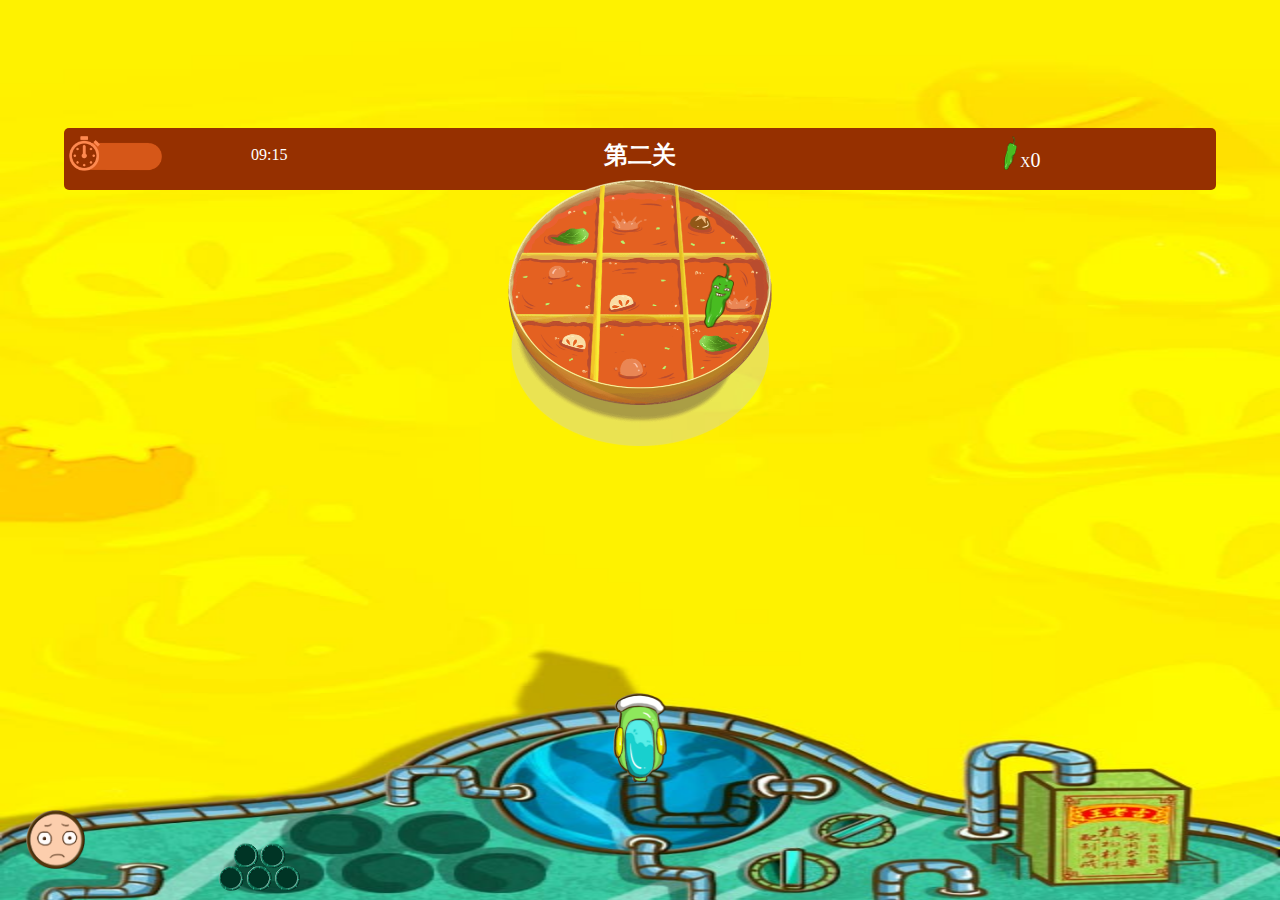
<file: wlj-front-v1/game-2.html>
<!DOCTYPE html>
<html>
	<head>
		<meta charset="utf-8">
		<meta content="width=device-width, initial-scale=1, maximum-scale=1, user-scalable=no" name="viewport">	
		<title>王老吉</title>
		<link href="css/index.css" rel="stylesheet" type="text/css"></link>	
	</head>
	<body>
		<section id="bg-1">
			<article id="game-info">
				<ul class="info">
				<li class="count-date"><i id="date">09</i>:<i id="s">59</i></span>
				<li class="levels">第二关</span>
				<li class="res-num"><img src="img/res-ico-2.png" height="34" class="ve-bottom">X<i id="count-num">0</i></span>
				</ul>
			</article>
		<div id="touch">
		<ul>
			<li>
				<img src="img/res-5.png" class="img-ico-1 img-1"/>
				<img src="img/res-2.png" class="choose-img">
			</li>
			<li>
				<img src="img/res-5.png"   class="img-ico-1 img-2"/>
				<img src="img/res-2.png" class="choose-img">
			</li>
			<li>
				<img src="img/res-5.png"  class="img-ico-1 img-3"/>
				<img src="img/res-2.png" class="choose-img" >
			</li>
			<li>
				<img src="img/res-5.png"  class="img-ico-1 img-4"/>
				<img src="img/res-2.png" class="choose-img">
			</li>
			<li>
				<img src="img/res-5.png"  class="img-ico-1 img-4"/>
				<img src="img/res-2.png" class="choose-img">
			</li>
			<li>
				<img src="img/res-5.png"  class="img-ico-1 img-4"/>
				<img src="img/res-2.png" class="choose-img">
			</li>
			<li>
				<img src="img/res-5.png"  class="img-ico-1 img-5"/>
				<img src="img/res-2.png" class="choose-img">
			</li>
			<li>
				<img src="img/res-5.png"  class="img-ico-1 img-5"/>
				<img src="img/res-2.png" class="choose-img">
			</li>
			<li>
				<img src="img/res-5.png"  class="img-ico-1 img-6"/>	
				<img src="img/res-2.png" class="choose-img">
			</li>
			</ul>	
		</div>
		</section>
		<section id="look"><img src="img/look-1.png" width="60"></section>
		<section id="water-syringe"></section>
		<section id="error-seed">
			<ul>
				<li class="ad-1 game-2"></li>
				<li class="game-2"></li>
				<li class="game-2"></li>
				<li class="ad-2 game-2"></li>
				<li class="game-2"></li>
			</ul>
		</section>
		<!-- 弹窗 -->
		<div id="mask"></div>
		<article class="pop-tip" id="game-success">
			<h2 class="pop-title">恭喜你</h2>
			<p>使用绿盒王老吉成功灭火!</p>
			<p><img src="img/game-people-1.png" height="80"></p>
			<p>阿吉温馨提示:</p>
			<h4>第三关的辣椒会出现得更快!</h4>
			<p><a href="game-3.html" class="display-block btn-1">进入第三关</a></p>
		</article>
		<article class="pop-tip" id="game-lose">
			<h2 class="pop-title">很遗憾</h2>
			<p>通关失败!</p>
			<p><img src="img/game-people-2.png" width="100"></p>
			<div class="opear-btn">
				<a href="###" class="btn-2" id="again">在玩一次</a>
				<a href="index.html" class="btn-2" id="go-home">返回主页</a>
			</div>		
			<a href="###" class="display-block btn-3" id="call">
				<span class="display-block span-ad">叫上小伙伴一起来灭火</span>
			</a>
		</article>
		<section id="share">
			<div class="share-bar"></div>
			<article class="pop-tip add-border">
			<h2 class="pop-title">召唤小伙伴一起</h2>
			<p>一起来灭火吧!</p>
			<p><img src="img/game-people-1.png" height="80"></p>
		</article>
		</section>
		<script src="js/jquery-2.1.4.min.js"></script>
		<script src="js/game-2.js"></script>
	</body>
</html>
</file>
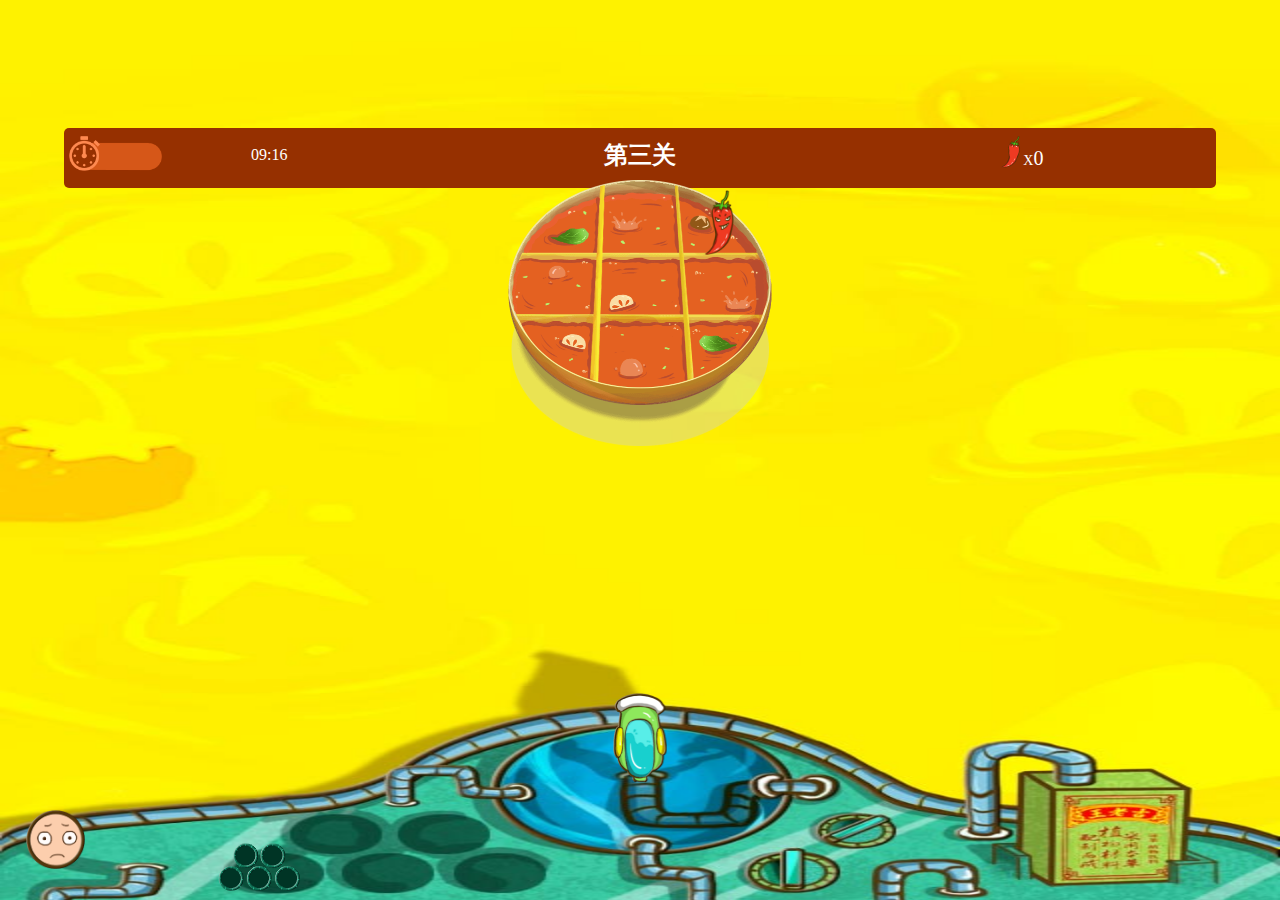
<file: wlj-front-v1/game-3.html>
<!DOCTYPE html>
<html>
	<head>
		<meta charset="utf-8">
		<meta content="width=device-width, initial-scale=1, maximum-scale=1, user-scalable=no" name="viewport">	
		<title>王老吉</title>
		<link href="css/index.css" rel="stylesheet" type="text/css"></link>	
	</head>
	<body>
		<section id="bg-1">
			<article id="game-info">
				<ul class="info">
				<li class="count-date"><i id="date">09</i>:<i id="s">59</i></span>
				<li class="levels">第三关</span>
				<li class="res-num"><img src="img/res-ico-3.png" height="32" class="ve-bottom">X<i id="count-num">0</i></span>
				</ul>
			</article>
		<div id="touch">
		<ul>
			<li>
				<img src="img/res-6.png" class="img-ico-2 img-1"/>
				<img src="img/res-2.png" class="choose-img">
			</li>
			<li>
				<img src="img/res-6.png"   class="img-ico-2 img-2"/>
				<img src="img/res-2.png" class="choose-img">
			</li>
			<li>
				<img src="img/res-6.png"  class="img-ico-2 img-3"/>
				<img src="img/res-2.png" class="choose-img" >
			</li>
			<li>
				<img src="img/res-6.png"  class="img-ico-2 img-4"/>
				<img src="img/res-2.png" class="choose-img">
			</li>
			<li>
				<img src="img/res-6.png"  class="img-ico-2 img-4"/>
				<img src="img/res-2.png" class="choose-img">
			</li>
			<li>
				<img src="img/res-6.png"  class="img-ico-2 img-4"/>
				<img src="img/res-2.png" class="choose-img">
			</li>
			<li>
				<img src="img/res-6.png"  class="img-ico-2 img-5"/>
				<img src="img/res-2.png" class="choose-img">
			</li>
			<li>
				<img src="img/res-6.png"  class="img-ico-2 img-5"/>
				<img src="img/res-2.png" class="choose-img">
			</li>
			<li>
				<img src="img/res-6.png"  class="img-ico-2 img-6"/>	
				<img src="img/res-2.png" class="choose-img">
			</li>
			</ul>	
		</div>
		</section>
		<section id="look"><img src="img/look-1.png" width="60"></section>
		<section id="water-syringe"></section>
		<section id="error-seed">
			<ul>
				<li class="ad-1 game-3"></li>
				<li class="game-3"></li>
				<li class="game-3"></li>
				<li class="ad-2 game-3"></li>
				<li class="game-3"></li>
			</ul>
		</section>
		<!-- 弹窗 -->
		<div id="mask"></div>
		<article class="pop-tip" id="game-success">
			<h2 class="pop-title">恭喜你</h2>
			<p>使用绿盒王老吉成功灭火!</p>
			<p><img src="img/game-people-3.png" height="103"></p>
			<div class="opear-btn">
				<a href="###" class="btn-2 again" >在玩一次</a>
				<a href="turntable.html" class="btn-2" id="go-home">马上抽奖</a>
			</div>	
			<a href="###" class="display-block btn-3" id="call-success">
				<span class="display-block span-ad">叫上小伙伴一起来灭火</span>
				<span class="font-12">(分享后可以增加一次游戏机会)</span>
			</a>
		</article>
		<article class="pop-tip" id="game-lose">
			<h2 class="pop-title">很遗憾</h2>
			<p>通关失败!</p>
			<p><img src="img/game-people-2.png" width="100"></p>
			<div class="opear-btn">
				<a href="###" class="btn-2 again" >在玩一次</a>
				<a href="index.html" class="btn-2" id="go-home">返回主页</a>
			</div>		
			<a href="###" class="display-block btn-3" id="call">
				<span class="display-block span-ad">叫上小伙伴一起来灭火</span>
			</a>
		</article>
		<section id="share">
			<div class="share-bar"></div>
			<article class="pop-tip add-border">
			<h2 class="pop-title">召唤小伙伴一起</h2>
			<p>一起来灭火吧!</p>
			<p><img src="img/game-people-1.png" height="80"></p>
		</article>
		</section>
		<script src="js/jquery-2.1.4.min.js"></script>
		<script src="js/game-3.js"></script>
	</body>
</html>
</file>
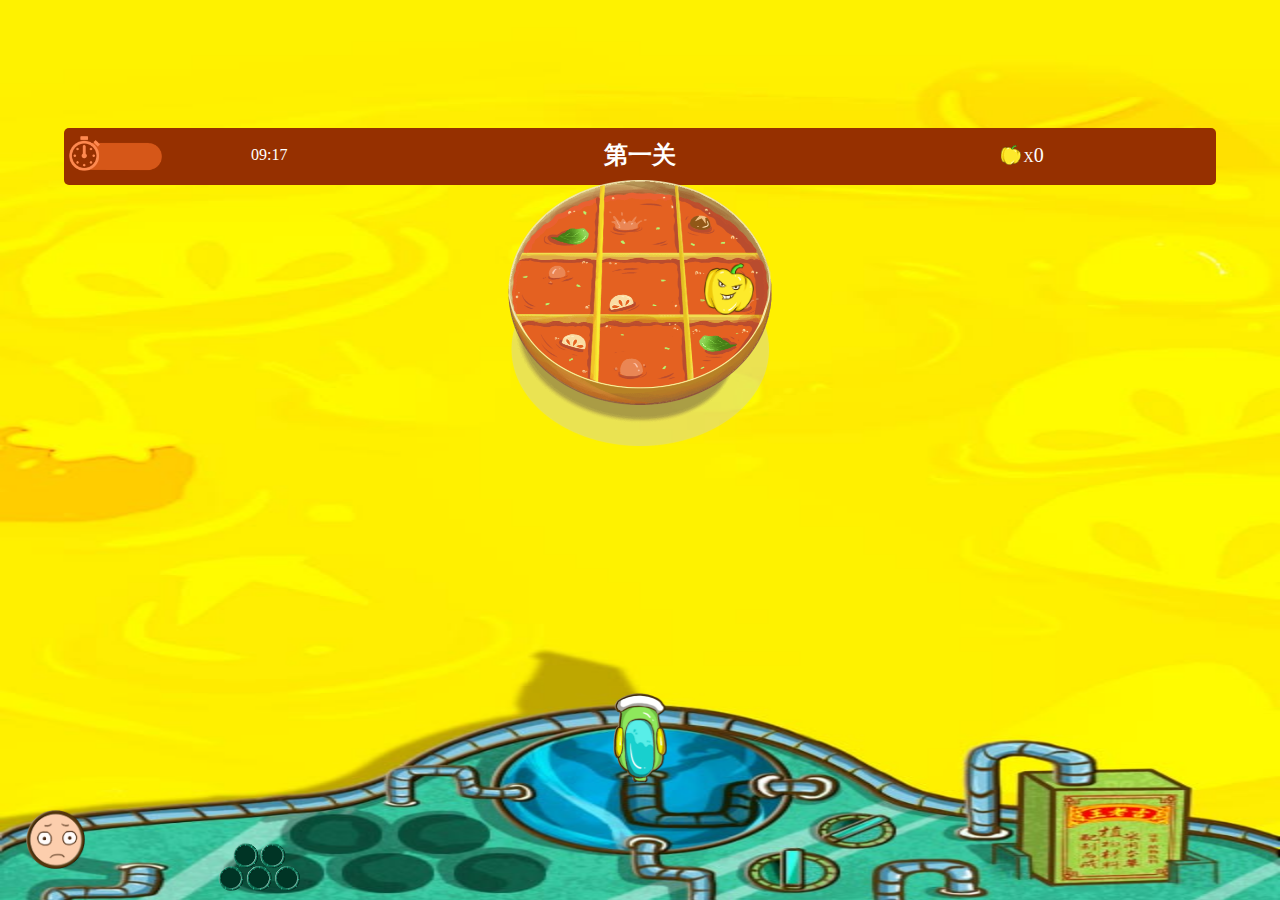
<file: wlj-front-v1/game.html>
<!DOCTYPE html>
<html>
	<head>
		<meta charset="utf-8">
		<meta content="width=device-width, initial-scale=1, maximum-scale=1, user-scalable=no" name="viewport">	
		<title>王老吉</title>
		<link href="css/index.css" rel="stylesheet" type="text/css"></link>	
	</head>
	<body>
		<section id="bg-1">
			<article id="game-info">
				<ul class="info">
				<li class="count-date"><i id="date">09</i>:<i id="s">59</i></li>
				<li class="levels">第一关</li>
				<li class="res-num"><img src="img/res-ico-1.png" width="20" class="ve-bottom">X<i id="count-num">0</i></li>
				</ul>
			</article>
		<div id="touch">
		<ul>
			<li>
				<img src="img/res-1.png" class="img img-1"/>
				<img src="img/res-2.png" class="choose-img">
			</li>
			<li>
				<img src="img/res-1.png"   class="img img-2"/>
				<img src="img/res-2.png" class="choose-img">
			</li>
			<li>
				<img src="img/res-1.png"  class="img img-3"/>
				<img src="img/res-2.png" class="choose-img" >
			</li>
			<li>
				<img src="img/res-1.png"  class="img img-4"/>
				<img src="img/res-2.png" class="choose-img">
			</li>
			<li>
				<img src="img/res-1.png"  class="img img-4"/>
				<img src="img/res-2.png" class="choose-img">
			</li>
			<li>
				<img src="img/res-1.png"  class="img img-4"/>
				<img src="img/res-2.png" class="choose-img">
			</li>
			<li>
				<img src="img/res-1.png"  class="img img-5"/>
				<img src="img/res-2.png" class="choose-img">
			</li>
			<li>
				<img src="img/res-1.png"  class="img img-5"/>
				<img src="img/res-2.png" class="choose-img">
			</li>
			<li>
				<img src="img/res-1.png"  class="img img-6"/>	
				<img src="img/res-2.png" class="choose-img">
			</li>
			</ul>	
		</div>
		</section>
		<section id="look"><img src="img/look-1.png" width="60"></section>
		<section id="water-syringe"></section>
		<section id="error-seed">
			<ul>
				<li class="res-li"></li>
				<li></li>
				<li ></li>
				<li class="res-li-2"></li>
				<li></li>
			</ul>
		</section>
		<!-- 弹窗 -->
		<div id="mask"></div>
		<article class="pop-tip" id="game-success">
			<h2 class="pop-title">恭喜你</h2>
			<p>使用绿盒王老吉成功灭火!</p>
			<p><img src="img/game-people-1.png" height="80"></p>
			<p>阿吉温馨提示:</p>
			<h4>第二关的辣椒会出现得更快!</h4>
			<p><a href="game-2.html" class="display-block btn-1">进入第二关</a></p>
		</article>
		<article class="pop-tip" id="game-lose">
			<h2 class="pop-title">很遗憾</h2>
			<p>通关失败!</p>
			<p><img src="img/game-people-2.png" width="100"></p>
			<div class="opear-btn">
				<a href="###" class="btn-2" id="again">在玩一次</a>
				<a href="index.html" class="btn-2" id="go-home">返回主页</a>
			</div>		
			<a href="###" class="display-block btn-3" id="call">
				<span class="display-block span-ad">叫上小伙伴一起来灭火</span>
			</a>
		</article>
		<section id="share">
			<div class="share-bar"></div>
			<article class="pop-tip add-border">
			<h2 class="pop-title">召唤小伙伴一起</h2>
			<p>一起来灭火吧!</p>
			<p><img src="img/game-people-1.png" height="80"></p>
		</article>
		</section>
		<script src="js/jquery-2.1.4.min.js"></script>
		<script src="js/game.js"></script>
	</body>
</html>
</file>
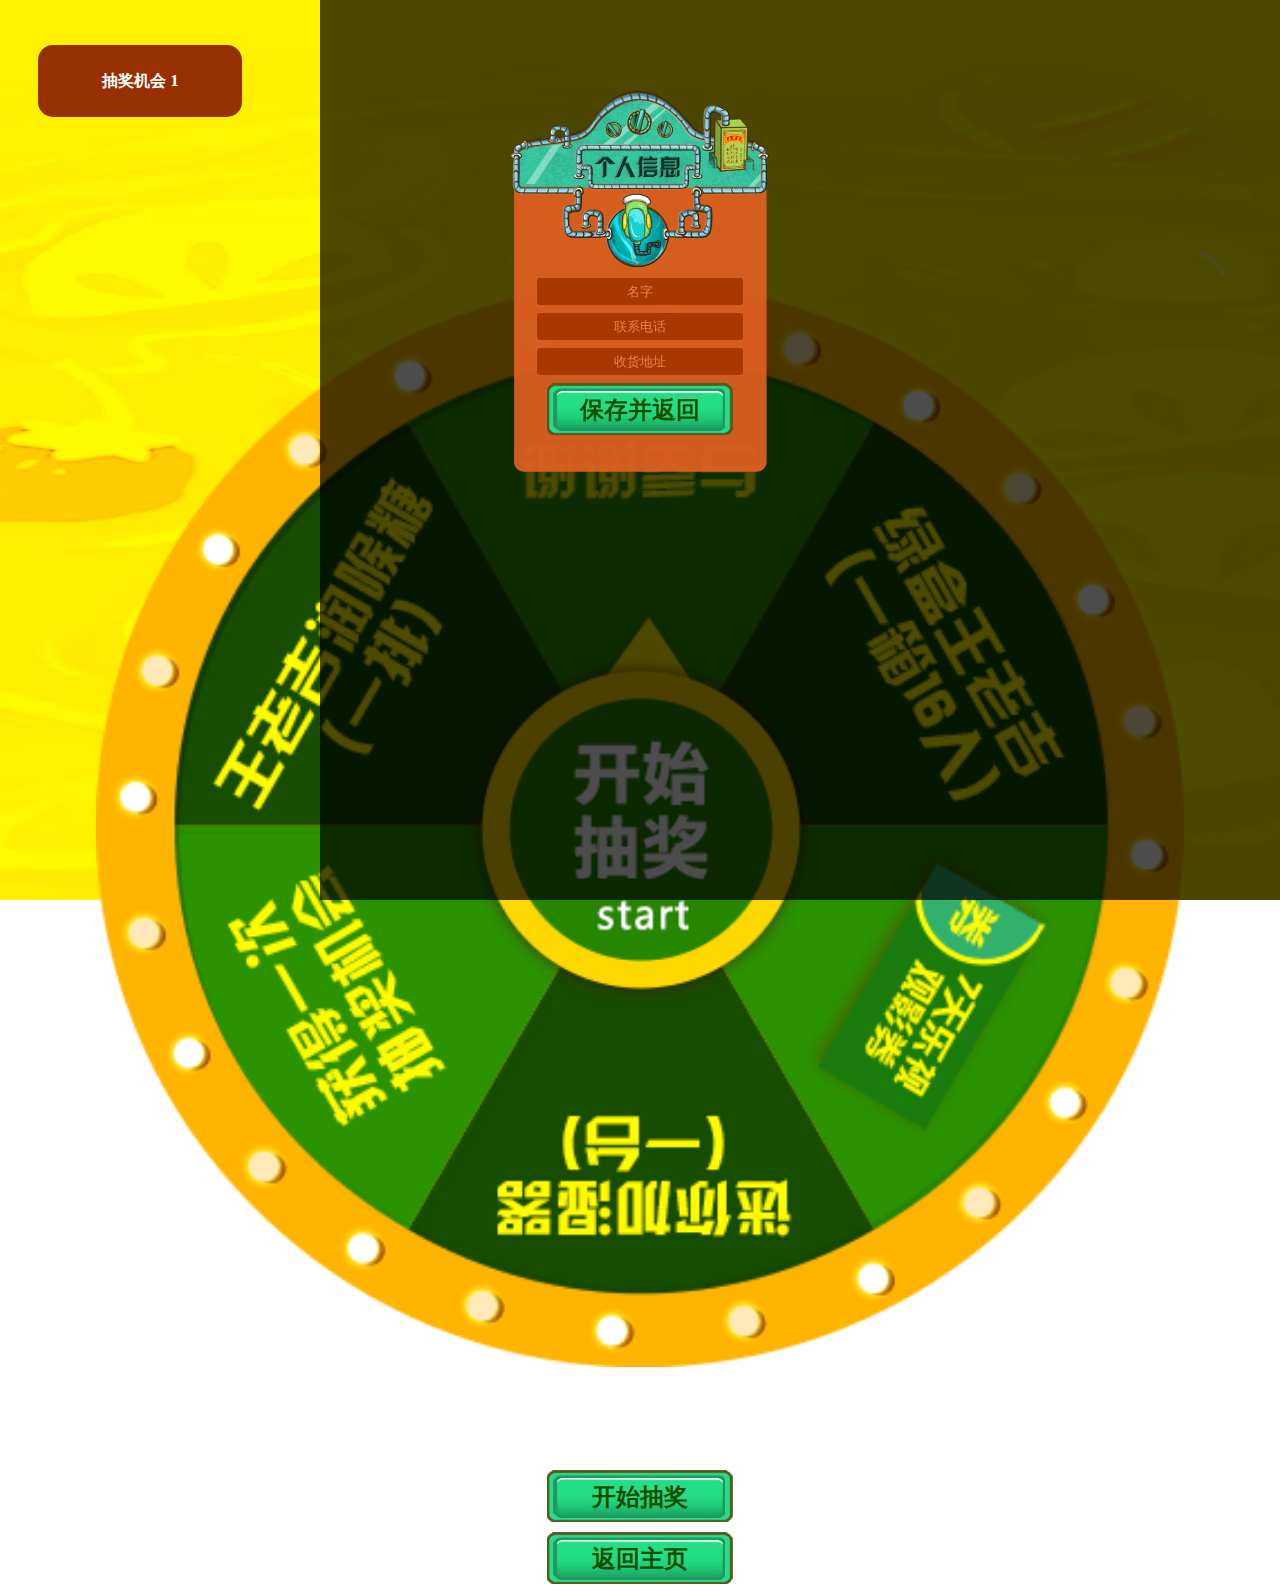
<file: wlj-front-v1/turntable.html>
<!DOCTYPE html>
<html>
	<head>
		<meta charset="utf-8">
			<meta name="viewport" content="width=device-width, initial-scale=1, user-scalable=no, minimal-ui" />
		<title>王老吉</title>
		<link href="css/index.css" rel="stylesheet" type="text/css"></link>	
	</head>
	<body>
		<section id="bg-2">
		<div id="lottery-num-bg">抽奖机会&nbsp;<span id="lottery-num">1</span></div>	
		<div class="disc-main">
        <div class="turn" id="bigwheel"><img src="img/disc.png" alt="" class="img-response" /></div>
        <div class="pump" id="lottery"><img src="img/lottery_btn.png" class="img-response"/></div>
    	</div>	
    	<div class="btn-list">
    		<div class="btn-1" id="lottery2">开始抽奖</div>
    		<a href="index.html" class="btn-1 display-block">返回主页</a>
    	</div>
		</section>
		<div id="mask" style="display: block;"></div>
		<div id="pop-lottery" class="pop-tip">
			<!--转盘指针对应相应图层显示出来-->
			<section id="lottery-1">
				<h2>恭喜你</h2>
				<p>获得绿盒王老吉<span class="color-yellow font-30">1</span>箱</p>
			</section>
			<section id="lottery-2">
				<h2>恭喜你</h2>
				<p>获得乐视观影券<span class="color-yellow font-30">1</span>张</p>
			</section>
			<section id="lottery-3">
				<h2>恭喜你</h2>
				<p>获得王老吉润喉糖<span class="color-yellow font-30">1</span>排</p>
			</section>
			<section id="lottery-4">
				<h2>恭喜你</h2>
				<p>获得迷你加湿器一台<span class="color-yellow font-30">1</span>台</p>
			</section>	
			<section id="lottery-4">
				<h2>恭喜你</h2>
				<p>获得抽奖机会<span class="color-yellow font-30">1</span>次</p>
			</section>
			<section id="lottery-4">
				<h2>谢谢参与</h2>
				<p>下一次会成功的</p>
			</section>		
			<section id="no-game">
				<h2>哎呀</h2>
				<p>今天抽奖次数已经用完了噢</p>
		    </section>
		    <!--卡券页面变成填写资料-->
			<div class="btn-1 return-page" id="input">填写资料</div>
		</div>
		<article id="human-info" style="display: block;">
			<div class="info-list">
				<p class="input-p"><input type="text" id="input-name" class="input-data" placeholder="名字">
				</p>	
				<p class="input-p"><input type="tel" id="input-tel" class="input-data" placeholder="联系电话"></p>
				<p class="input-p"><input type="text" id="input-address" class="input-data" placeholder="收货地址"></p>
				<p class="require-null"></p>
			</div>
			<a href="###"  class="btn-1 display-block" id="save">保存并返回</a>
		</article>		
    <script src="js/jquery-2.1.4.min.js"></script>
    <script src="js/turntable.js"></script>
	</body>
</html>
</file>
<file: wlj-front-v1/css/index.css>
@-webkit-keyframes animate-dzp{
	0%{ transform:rotate(0deg); -webkit-transform:rotate(0deg); }			
	100%{ transform:rotate(3630deg); -webkit-transform:rotate(3630deg);}
}
body {
	max-width: 640px;
	margin:0 auto;
	-webkit-tap-highlight-color: rgba(0,0,0,0);	
	-webkit-text-size-adjust: none;
	-webkit-user-select: none;
	overflow: hidden;
}
a{
	text-decoration: none;
	color: #333;
}
ul {
	margin:0;
	padding:0;
}
p{
	margin:0.5rem 0;
}
ul li{list-style:none;}  
input,button,select,textarea{outline:none;}
div,section,article{
	box-sizing: border-box;
}
i{
	font-style: normal;
}
.hide{
	display: none;
}
.img-response{
	width: 100%;
	display: block;
}
#page,#bg-1,#bg-2{
	position: absolute;
	width: 100%;
	height: 100%;
	left: 0;
	top: 0;
	background: url(../img/bg-1.jpg) no-repeat 0 0;
	background-size: 100% 100%;
}
#page{
	background: url(../img/bg.jpg) no-repeat 0 0;
	background-size: 100% 100%;
}
#bg-2{
	background: url(../img/bg-2.jpg) no-repeat 0 0;
	background-size: 100% 100%;
}
#bg-load{
	background: transparent;
	position: absolute;
	width: 100%;
	height: 100%;
	left: 0;
	top: 0;
	z-index: 10;
}
#bg-load img{
	width: 100%;
	height: 100%;
	background-size: 100% 100%;
	display: none;
}
#bg-load img.show {
	display: block;
}
#load-num{
	position: absolute;
	text-align: center;
	top: 46%;
	left: 0;
	color: #fff;
	font-weight: bold;
	font-size: 26px;
	width: 100%;
}
#touch li{
	width: 88px;
	height: 75px;
	float: left;
	text-align: center;
	position: relative;
}
#touch .img,#touch .img-ico-1,#touch .img-ico-2{
	width: 50px;
	height: 52px;
	position: absolute;
	display: none;
}
#touch .img-ico-1{
	width: 30px;
	height: 65px;
}
#touch .img-ico-2{
	margin-top:-5px;
	width: 30px;
	height: 65px;
}
.img-1{
	top: 15px;
    left: 25px;
}
.img-2{
	top: 15px;
    left: 20px;
}
.img-3{
	top: 15px;
    left: 20px;
}
.img-4{
	left: 20px;
    top: 8px;
}
.img-5{
	left: 25px;
    top: -5px;
}
.img-6{
	left: 20px;
    top: -5px;
}
.choose-img{
	width:88px;
	height:75px;
	opacity: 0;
}
#touch{
	width:264px;
	height: 266px;
	position: absolute;
	left: 50%;
	margin-left: -132px;
	top:20%;
	background: url(../img/hot-pot.png) no-repeat;
	background-size: 100% 100%;
}
#start{
	position: absolute;
	left: 50%;
	bottom:17%;
	margin-left: -93px;
}
.btn-1,.btn-2,.btn-3,.btn-4{
	width: 186px;
	height: 52px;
	background: url(../img/start-ico-1.png) no-repeat;
	background-size: 100% 100%;
	font-size: 24px;
	text-align: center;
	line-height: 54px;
	color: #174d01;
	font-weight: 600;
	margin: auto;
}
.btn-2{
	width: 115px;
	height: 40px;
	line-height: 40px;
	font-size: 20px;
	background-size: 100% 100%;
	display: inline-block
}
.btn-3{
	line-height: 56px;
	font-size: 14px;
}
.btn-4{
	background: url(../img/start-ico-3.png) no-repeat;
	background-size: 100% 100%;
	color: #804c03;
	margin: 3% auto 0;
}
#explain{
	position: absolute;
	left: 50%;
	bottom:9%;
	width: 186px;
	left: 50%;
	margin-left: -93px;
}
#rule,#content{
	width: 88px;
	height: 35px;
	background:url(../img/start-ico-2.png) no-repeat;
	background-size: 100% 100%;
	display: inline-block;
	line-height: 36px;
	color: #333;
	text-align: center;
	font-weight: 600;
	font-size: 13px;
}
#content{
	float: right;
}
#error-seed{
	position: absolute;
    bottom: 1%;
    left: 17%;
	width: 82px;
	height:48px;
	background: url(../img/res-4.png) no-repeat;
	background-size: 100% 100%;
}
#error-seed li{
	float: left;
	width: 20px;
	height: 20px;
	background: url(../img/res-ico-1.png) no-repeat;
	background-size: 100% 100%;
	margin: 1px 2px 2px 3px;
	display: none;
}
#error-seed li.game-2,#error-seed li.game-3{
	background: url(../img/res-ico-2.png) no-repeat;
	width: 14px;
	height: 32px;
	background-size: 100% 100%;
	margin: -5px 2px 2px 3px;
}
#error-seed li.game-3{
	background: url(../img/res-ico-3.png) no-repeat;
	background-size: 100% 100%;
}
#error-seed li.res-li{
	margin: 0 2px 2px 19px;
}
#error-seed li.ad-1{
	margin: -5px 10px 2px 21px;
}
#error-seed li.ad-2{
	margin: -5px 10px 2px 14px;
}
#error-seed li.res-li-2{
	margin: 1px 6px 0 6px;
}
#water-syringe{
	width: 54px;
	height: 90px;
	position: absolute;
	left: 50%;
	margin-left:-27px;
	bottom: 13%;
	background: url(../img/res-3.png) no-repeat 0 0;
	background-size: cover;
	transition: all 0.3s;
}
.left-rotate{
	transition: all 0.3s;
	-webkit-transform: rotate(-45deg);
}
.right-rotate{
	transition: all 0.3s;
	-webkit-transform: rotate(45deg);
}
#game-info{
	background: #963000;
	padding: 8px 5px;
	border-radius: 5px;
	width: 90%;
	margin:10% auto;
	color: #fff;
	text-align: center;

}
.info{
	display: -webkit-box;
    display: -webkit-flex;
    display: flex;
}
.info li{
	-webkit-box-flex: 1;
    -webkit-flex: 1;
    flex: 1;
}
.count-date{
	background: url(../img/date-ico.png) no-repeat;
	width: 80px;
	height: 35px;
	line-height: 38px;
	color: #fff;
	background-size:contain;
	display: inline-block;
	text-indent: 20px;
}
.levels{
	line-height: 38px;
	font-size: 24px;
	font-weight: bold;
}
.res-num{
	line-height: 38px;
	font-size: 14px;
}
#count-num{
	font-size: 20px;
}
#look{
	position: absolute;
    left: 2%;
    bottom: 3%;
}
#look img{
	width: 59px;
	height: 59px;
}
.span-ad{
	margin-top:15px;
}
.btn-list{
	margin:8% 0 0 0;
}
#lottery2{
	margin-bottom:10px;
}
/*pop*/
.pop-tip{
	background: rgba(214,96,30,.7);
	border-radius: 5px;
	padding: 5%;
	width: 90%;
	position: absolute;
	left: 50%;
	top: 10%;
	margin-left: -45%;
	display: none;
	text-align: center;
	z-index: 9;
	color: #fff;
}
#mask,#mask-1{
	position: fixed;
	width: 100%;
	height: 100%;
	background: rgba(0,0,0,.7);
	display: none;
	z-index: 5;
}
.rule-title{
	padding:4%;
	font-size: 1.3rem;
	background: #963000;
	text-align: left;
	font-weight: bold;
	border-radius: 5px 5px 0 0;
}
.rule-content{
	padding:0 2% 2% 4%;
	text-align: left;
}
#pop-explain,#human-info{
	background: url(../img/pop-explain.png) no-repeat;
	width: 258px;
	height:435px ;
	position: absolute;
	top: 10%;
	left: 50%;
	margin-left: -129px;
	background-size: 100% 100%;
	z-index: 5;
	display: none;
}
.explain-num{
	margin: 50% 0 9% 0;
	text-align: center;
	color: #ffe400;
	font-size: 26px;
	text-align: center;
	font-weight: bold;
	text-shadow: 0 1px 2px rgba(0,0,0,.5);
	text-indent: -5px;
}
.prize{
    margin: 42px 0 0 0;
    color: #d59926;
    text-align: center;
    font-size: 12px;
}
.prize p{
    margin: 0;
    height: 23px;
    line-height: 21px;
}
.prize p:nth-child(2){
	color: #b33b00;
}
.opear-btn-1{
	position: absolute;
    bottom: 2%;
    left: 4%;
}
.opear-btn{
	margin: 10% auto 0;
}
.require-null{
	color: #fff;
	font-size: 12px;
	text-align: center;
}
#human-info{
	background: url(../img/pop-human.png) no-repeat;
	width: 258px;
	height:382px;
	background-size: 100% 100%;
}
.info-list{
	margin: 73% 0 1% 0;
}
.input-p{
	text-align: center;
}
.add-border{
	border:2px dashed #fff100;
    margin-top: 20%;
}
#share{
	z-index: 10;
	display: none;
	width: 90%;
    position: absolute;
    left: 50%;
    top: 0%;
    margin-left: -45%;
}
.share-bar{
	width: 60px;
	height:63px ;
	background: url(../img/share-bar.png) no-repeat;
	background-size: 100% 100%;
	position: absolute;
	right: 1%;
	top: 0;
}
#pop-lottery section{
	display: none;
}
/*公用*/
.display-block{
	display: block;
}
.h2{
	margin: 0.5rem 0;
	font-size: 1.1rem;
}
.font-13{
	font-size: 13px;
}
.font-12{
	font-size: 12px;
	font-weight: 400;
}
.font-30{
	font-size: 30px;
	font-weight: bold;
	margin: 0 3px 0;
}
.pull-right{
	float: right;
}
.return-page{
	margin: 20% auto 5%;
}
.input-data{
	border: none;
	background:#a93700;
	padding:6px 8px;
	box-sizing: border-box;
	width: 80%;
	text-align: center;
	border-radius: 3px;
	color: #fff;
}
.ve-bottom{
	vertical-align: text-bottom;
	margin: 0 3px;
}
.pop-title{
	font-size: 30px;
}
.color-yellow{
	color: #fff100;
}

::-webkit-input-placeholder{
	color: #e8804f;
}
/*转盘*/
.disc-main {
    width: 100%;
    position: relative;
    margin-top:22%;
    overflow: hidden;
}
.turn{
	width: 85%;
    margin:0 auto;
    transform: rotate(0deg);
    -webkit-transform: rotate(0deg);
}
.pump {
    width: 28%;
    position: absolute;
    top: 30%;
    left: 36%;
}
.start-dzp{
	-webkit-animation-name:animate-dzp;
	-webkit-animation-duration:3.5s;
	-webkit-animation-timing-function:cubic-bezier(.8,0,0,1);
	-webkit-animation-fill-mode:forwards;	
}
#lottery-num-bg{
	position: absolute;
	top: 5%;
	left: 3%;
	border-radius: 15px;
	padding: 2% 5%;
	background: #963000;
	color: #fff;
	text-align: center;
	font-weight: bold;
}
@media only screen and (min-width: 321px) and (max-width: 640px) {
	#pop-explain{
	width: 300px;
	height:477px ;
	margin-left: -150px;	
	}
	.explain-num{
		margin: 48% 0 9% 0;
	}
	.prize{
		margin: 18% 0 0 0;
	}
	.opear-btn-1{
		left: 10%;
	}
	#error-seed li{
		width: 23px;
		height: 23px;
		margin: 3px 2px 2px 3px;
	}
	#error-seed li.res-li{
		margin: 2px 7px 2px 19px;;
	}
	#error-seed li.res-li-2{
	margin: 3px 6px 0 7px;
	}
	#error-seed li.game-2,#error-seed li.game-3{
	margin: -5px 2px 2px 8px;
	}
	#error-seed li.ad-1 {
    margin: -5px 10px 2px 26px;
	}
	#error-seed li.ad-2 {
    margin: -5px 10px 2px 17px;
	}
	#error-seed{
	width: 95px;
    height: 59px;
    left: 18%;
	}
	#look img{
	width: 67px;
    height: 71px;
	}
	.count-date{
		text-indent: 10px;
	}
}
@-webkit-keyframes rotate {
	0% {
		-webkit-transform: rotate(0deg) scale(1);
		transform: rotate(0deg) scale(1)
	}
	50% {
		-webkit-transform: rotate(180deg) scale(0.6);
		transform: rotate(180deg) scale(0.6)
	}
	100% {
		-webkit-transform: rotate(360deg) scale(1);
		transform: rotate(360deg) scale(1)
	}
}
</file>
